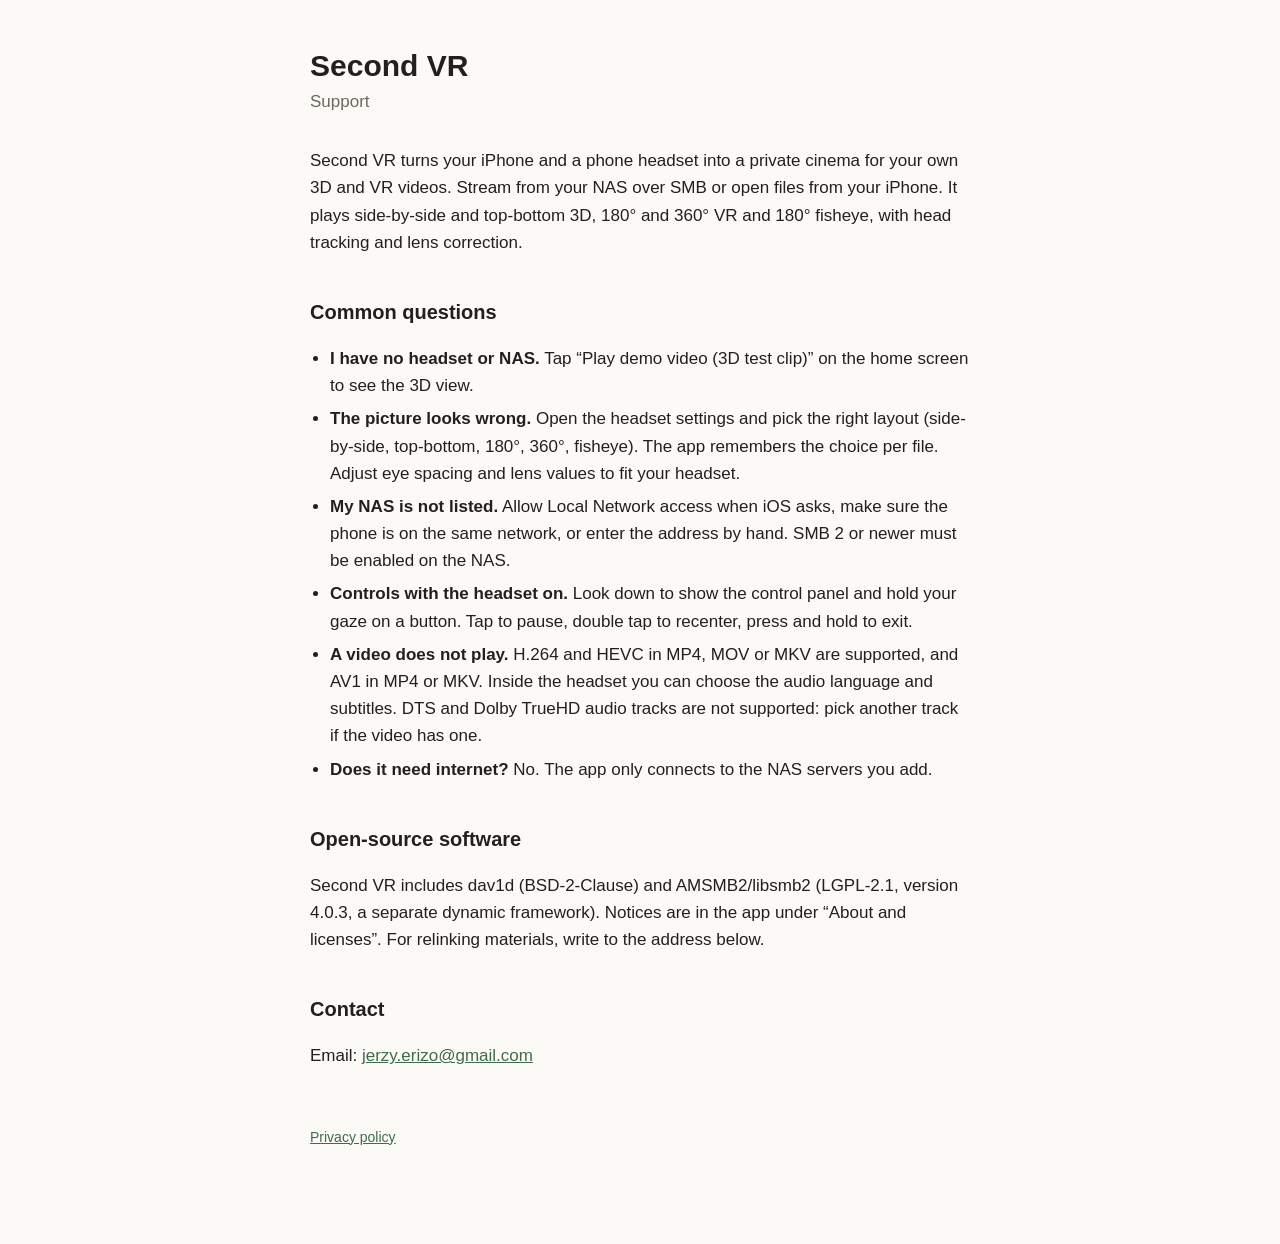
<file: index.html>
<!DOCTYPE html>
<html lang="en">
<head>
<meta charset="utf-8">
<meta name="viewport" content="width=device-width, initial-scale=1">
<title>Second VR — Support</title>
<link rel="stylesheet" href="style.css">
</head>
<body>
<main>
  <h1>Second VR</h1>
  <p class="sub">Support</p>

  <p>Second VR turns your iPhone and a phone headset into a private cinema for your own
  3D and VR videos. Stream from your NAS over SMB or open files from your iPhone. It plays
  side-by-side and top-bottom 3D, 180° and 360° VR and 180° fisheye, with head tracking and
  lens correction.</p>

  <h2>Common questions</h2>
  <ul>
    <li><strong>I have no headset or NAS.</strong> Tap “Play demo video (3D test clip)” on the
    home screen to see the 3D view.</li>
    <li><strong>The picture looks wrong.</strong> Open the headset settings and pick the right
    layout (side-by-side, top-bottom, 180°, 360°, fisheye). The app remembers the choice per
    file. Adjust eye spacing and lens values to fit your headset.</li>
    <li><strong>My NAS is not listed.</strong> Allow Local Network access when iOS asks, make
    sure the phone is on the same network, or enter the address by hand. SMB 2 or newer must
    be enabled on the NAS.</li>
    <li><strong>Controls with the headset on.</strong> Look down to show the control panel and
    hold your gaze on a button. Tap to pause, double tap to recenter, press and hold to
    exit.</li>
    <li><strong>A video does not play.</strong> H.264 and HEVC in MP4, MOV or MKV are supported, and
    AV1 in MP4 or MKV. Inside the headset you can choose the audio language and subtitles. DTS and
    Dolby TrueHD audio tracks are not supported: pick another track if the video has one.</li>
    <li><strong>Does it need internet?</strong> No. The app only connects to the NAS servers
    you add.</li>
  </ul>

  <h2>Open-source software</h2>
  <p>Second VR includes dav1d (BSD-2-Clause) and AMSMB2/libsmb2 (LGPL-2.1, version 4.0.3,
  a separate dynamic framework). Notices are in the app under “About and licenses”. For
  relinking materials, write to the address below.</p>

  <h2>Contact</h2>
  <p>Email: <a href="mailto:jerzy.erizo@gmail.com">jerzy.erizo@gmail.com</a></p>

  <footer><a href="privacy.html">Privacy policy</a></footer>
</main>
</body>
</html>
</file>
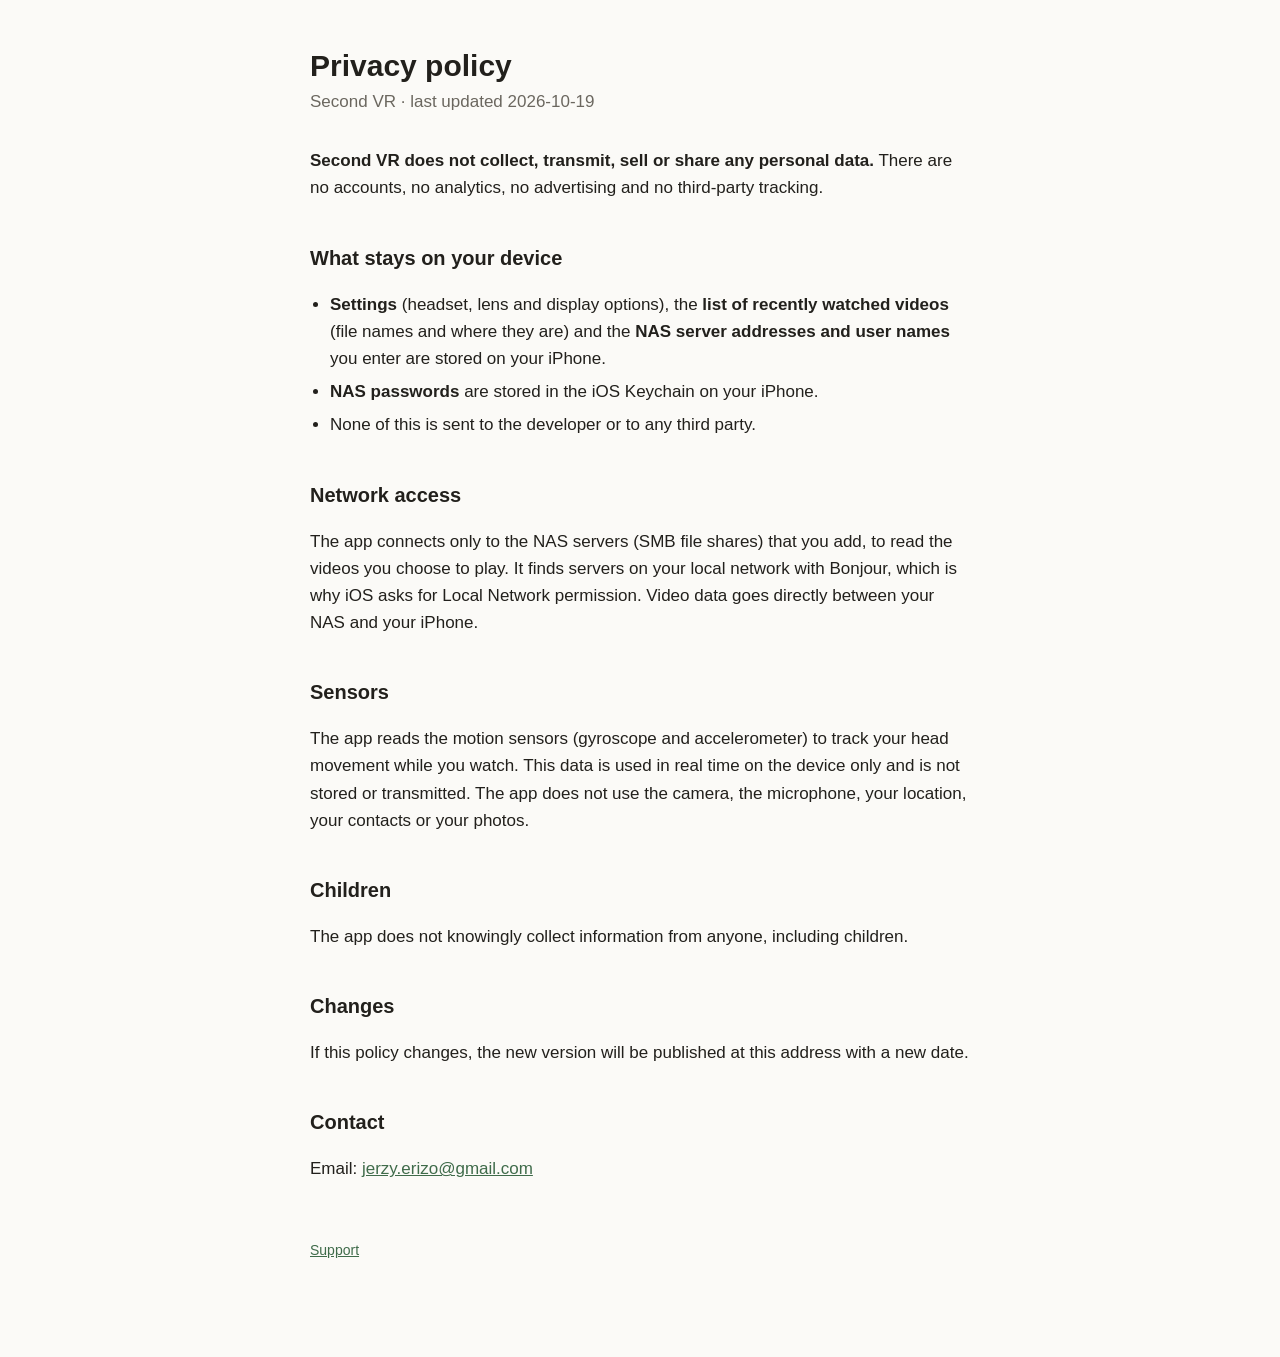
<file: privacy.html>
<!DOCTYPE html>
<html lang="en">
<head>
<meta charset="utf-8">
<meta name="viewport" content="width=device-width, initial-scale=1">
<title>Second VR — Privacy Policy</title>
<link rel="stylesheet" href="style.css">
</head>
<body>
<main>
  <h1>Privacy policy</h1>
  <p class="sub">Second VR · last updated 2026-10-19</p>

  <p><strong>Second VR does not collect, transmit, sell or share any personal data.</strong>
  There are no accounts, no analytics, no advertising and no third-party tracking.</p>

  <h2>What stays on your device</h2>
  <ul>
    <li><strong>Settings</strong> (headset, lens and display options), the
    <strong>list of recently watched videos</strong> (file names and where they are) and the
    <strong>NAS server addresses and user names</strong> you enter are stored on your iPhone.</li>
    <li><strong>NAS passwords</strong> are stored in the iOS Keychain on your iPhone.</li>
    <li>None of this is sent to the developer or to any third party.</li>
  </ul>

  <h2>Network access</h2>
  <p>The app connects only to the NAS servers (SMB file shares) that you add, to read the
  videos you choose to play. It finds servers on your local network with Bonjour, which is why
  iOS asks for Local Network permission. Video data goes directly between your NAS and your
  iPhone.</p>

  <h2>Sensors</h2>
  <p>The app reads the motion sensors (gyroscope and accelerometer) to track your head
  movement while you watch. This data is used in real time on the device only and is not
  stored or transmitted. The app does not use the camera, the microphone, your location, your
  contacts or your photos.</p>

  <h2>Children</h2>
  <p>The app does not knowingly collect information from anyone, including children.</p>

  <h2>Changes</h2>
  <p>If this policy changes, the new version will be published at this address with a new
  date.</p>

  <h2>Contact</h2>
  <p>Email: <a href="mailto:jerzy.erizo@gmail.com">jerzy.erizo@gmail.com</a></p>

  <footer><a href="./">Support</a></footer>
</main>
</body>
</html>
</file>
<file: style.css>
:root {
  --bg: #fbfaf7;
  --fg: #22201c;
  --muted: #6b675f;
  --rule: #e4e0d8;
  --accent: #3f6b4a;
}
@media (prefers-color-scheme: dark) {
  :root {
    --bg: #141714;
    --fg: #ece8e0;
    --muted: #9c978d;
    --rule: #2b2f2b;
    --accent: #9ec9a8;
  }
}
* { box-sizing: border-box; }
body {
  margin: 0;
  padding: 48px 16px 96px;
  background: var(--bg);
  color: var(--fg);
  font: 17px/1.6 -apple-system, BlinkMacSystemFont, "Segoe UI", Roboto, sans-serif;
}
main { max-width: 660px; margin: 0 auto; }
h1 { font-size: 30px; line-height: 1.2; margin: 0 0 4px; }
h2 { font-size: 20px; margin: 40px 0 8px; }
.sub { color: var(--muted); margin: 0 0 32px; }
a { color: var(--accent); }
hr { border: 0; border-top: 1px solid var(--rule); margin: 48px 0; }
ul { padding-left: 20px; }
li { margin: 6px 0; }
footer { margin-top: 56px; color: var(--muted); font-size: 14px; }
.lang { color: var(--muted); font-size: 13px; letter-spacing: 0.08em; text-transform: uppercase; margin-top: 48px; }

.small { font-size: 0.85em; color: #666; }
</file>
